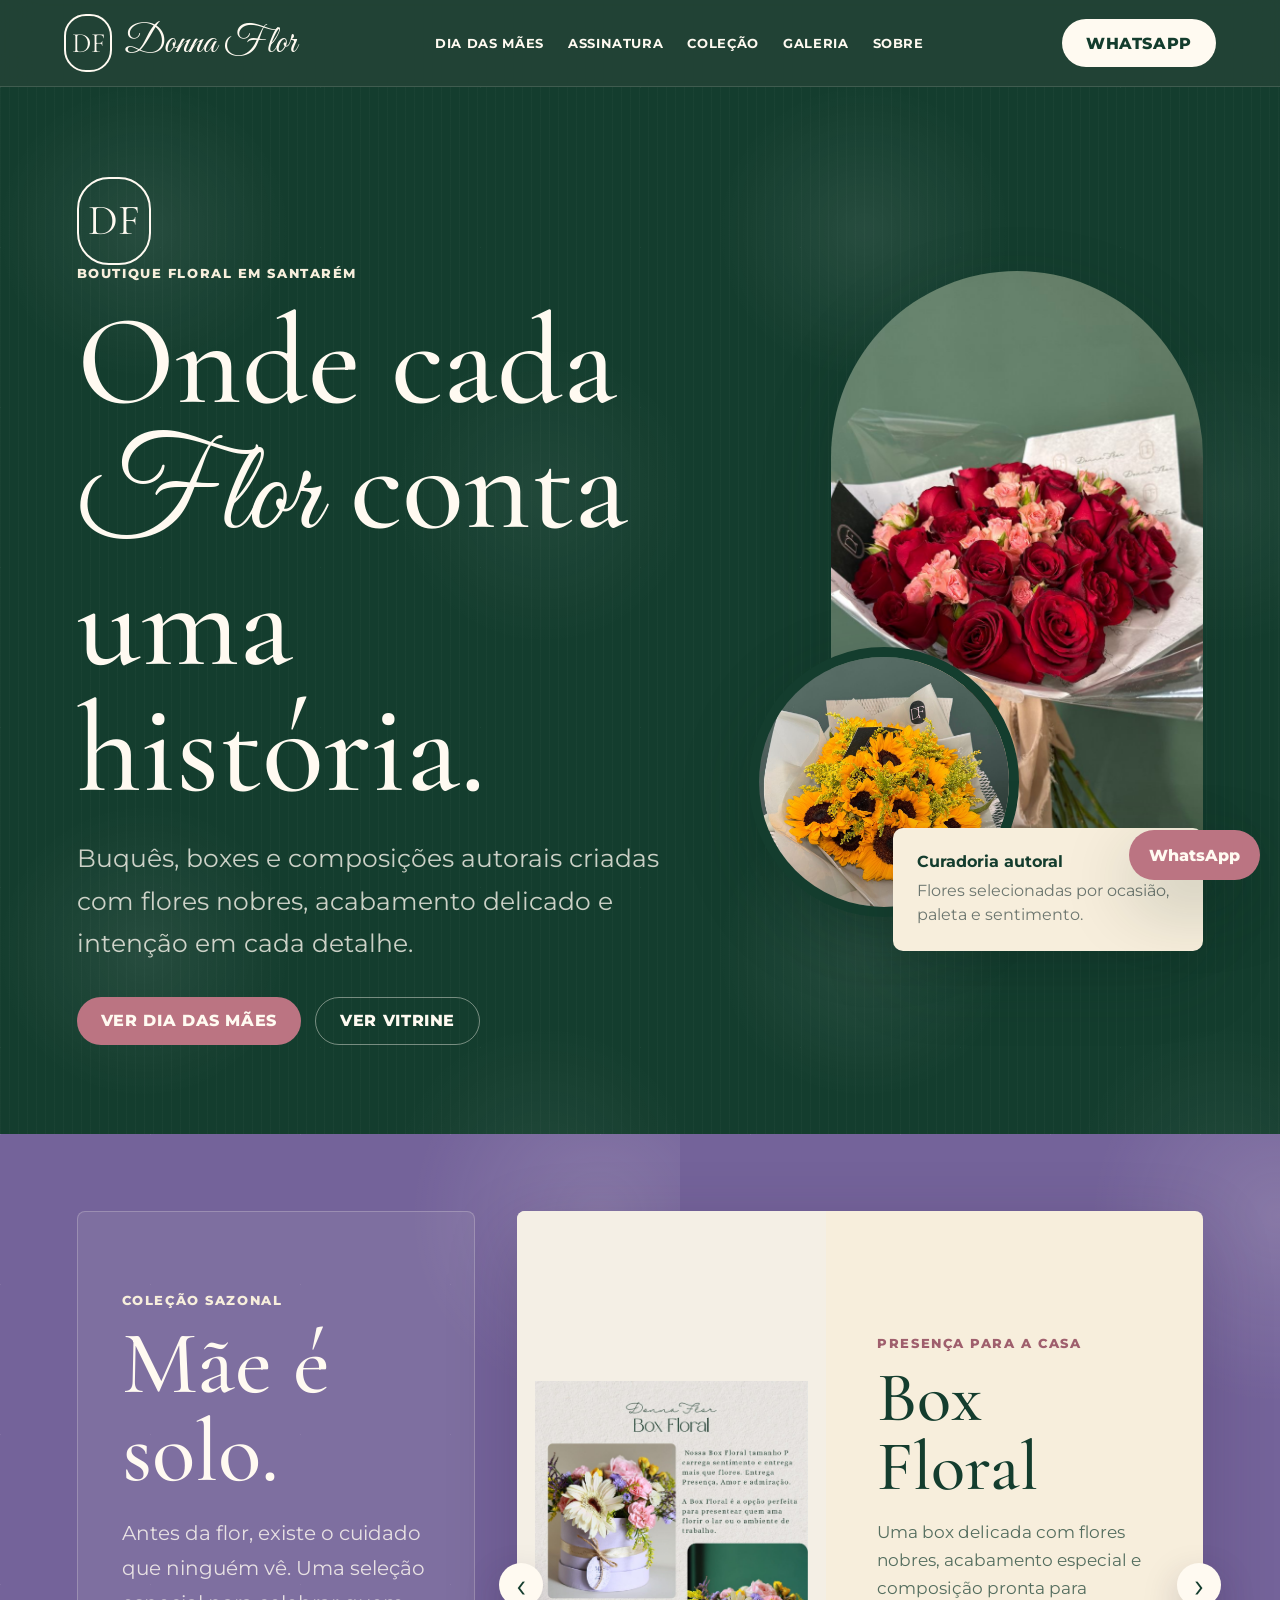
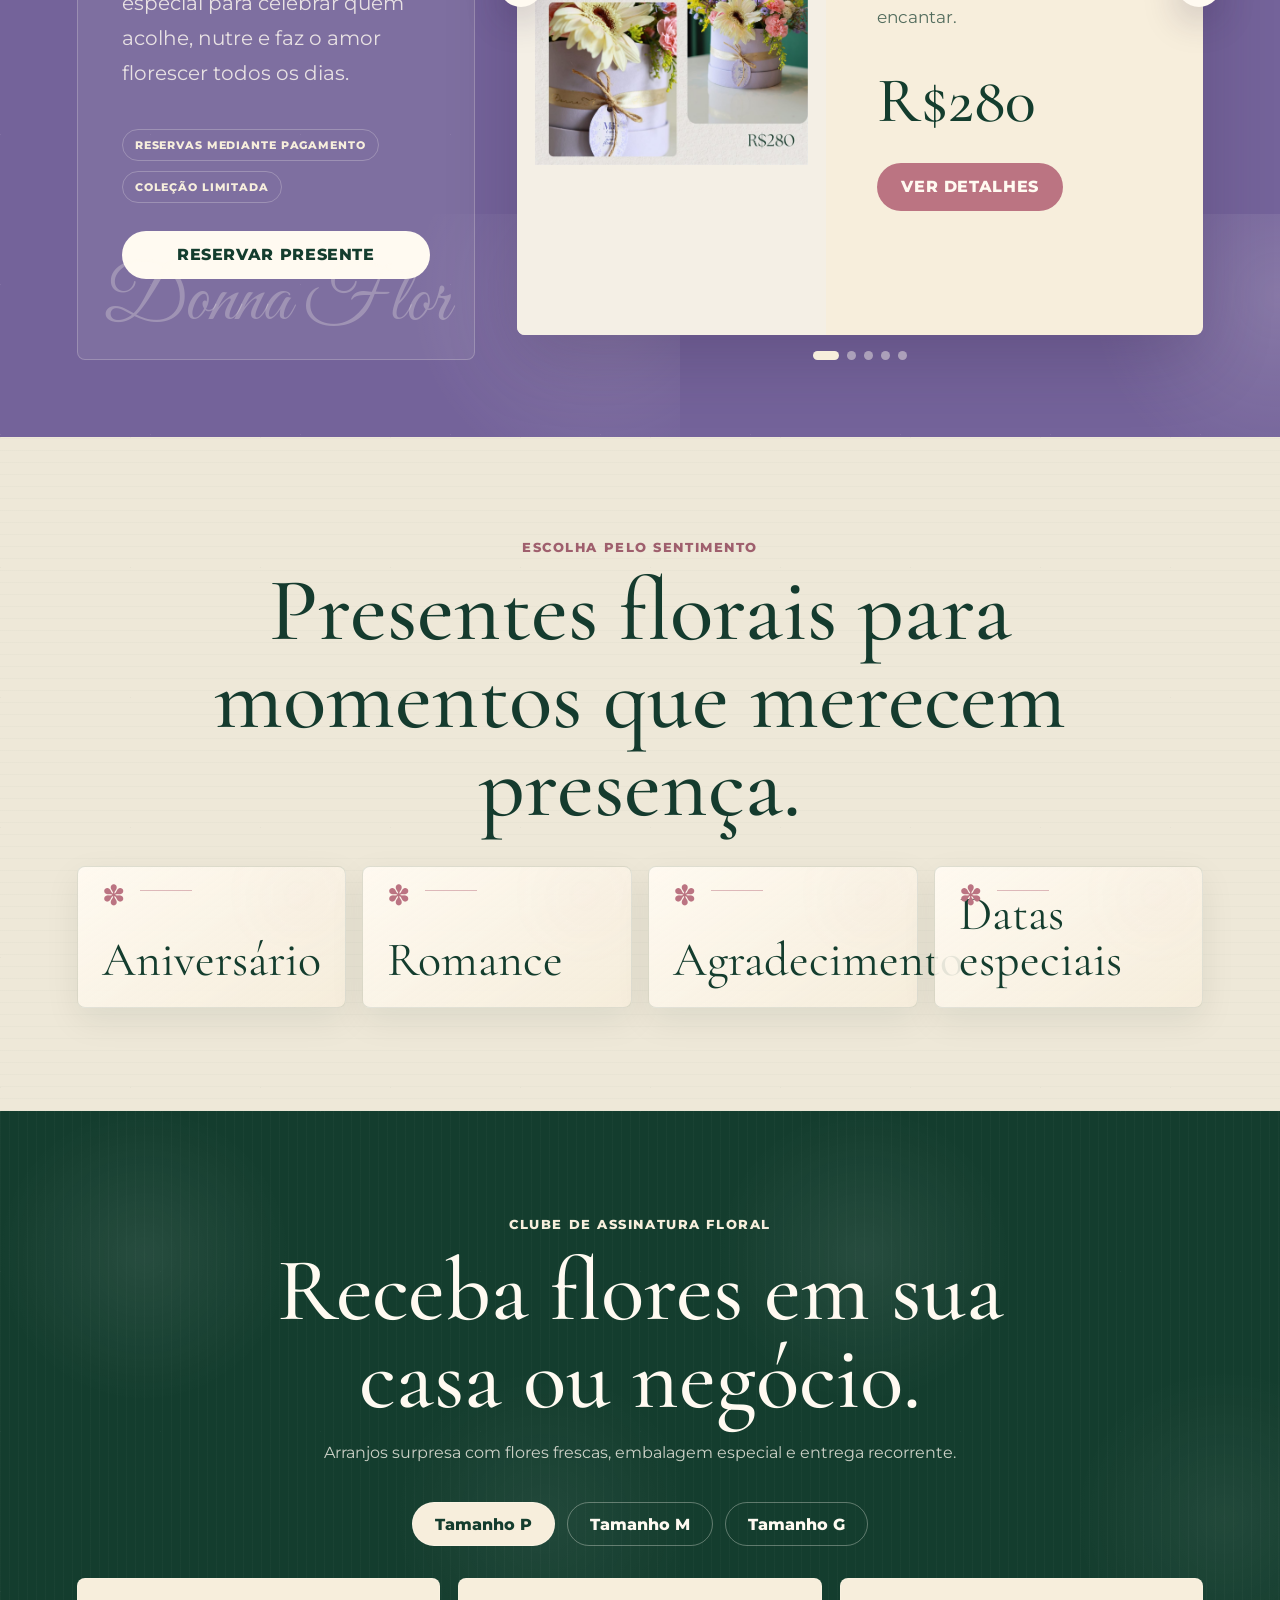
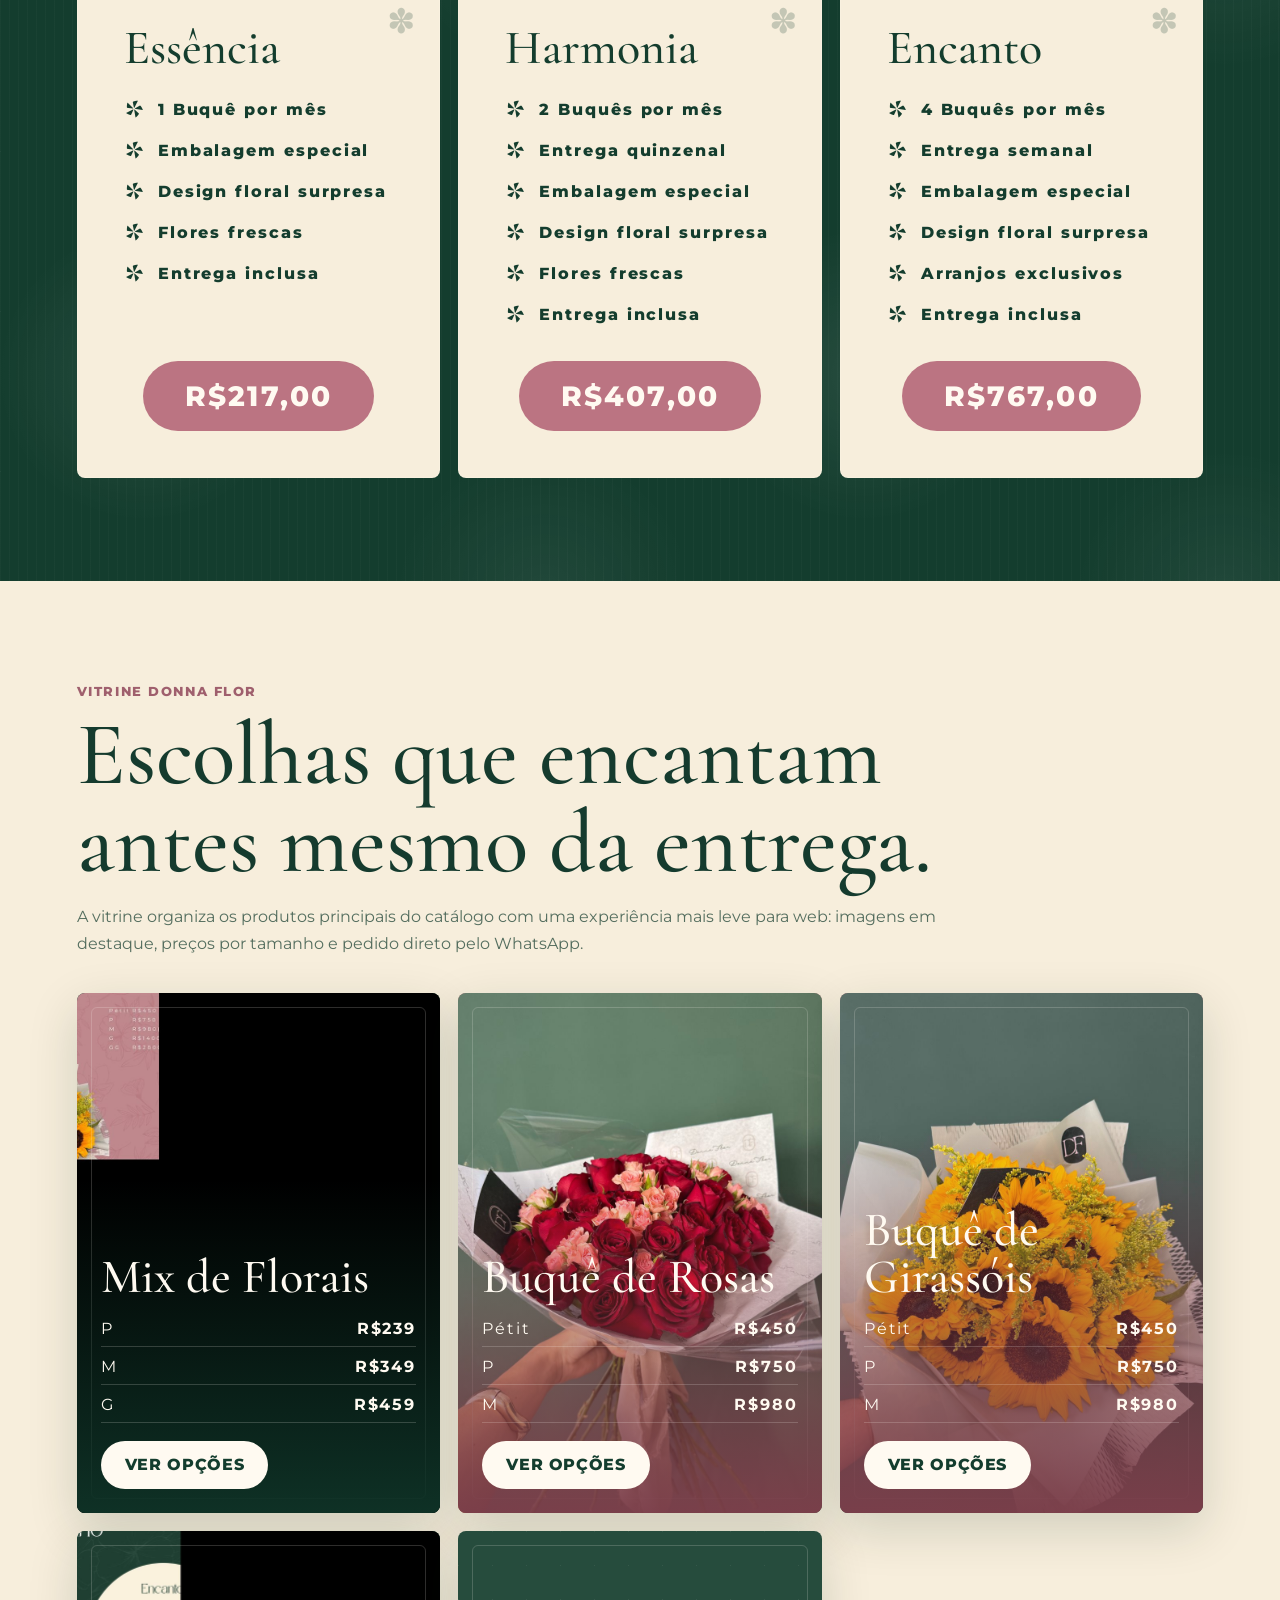
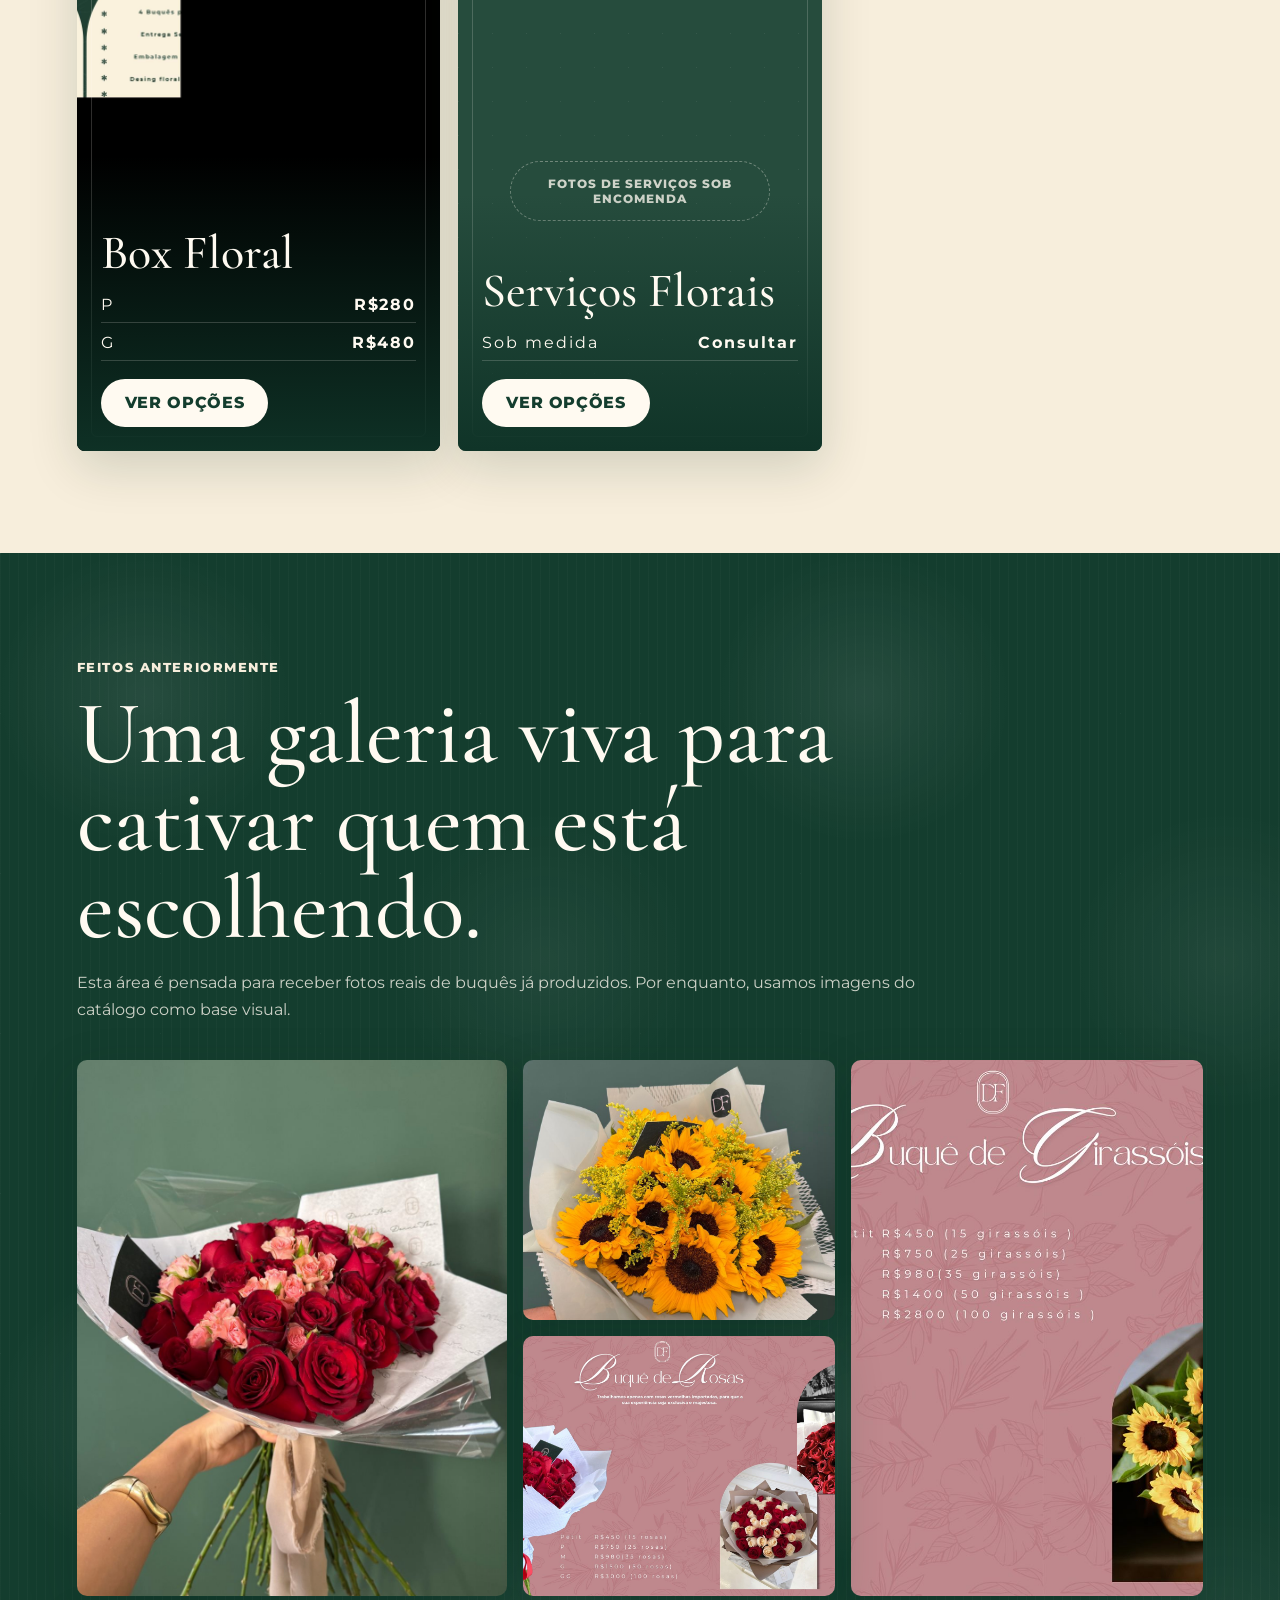
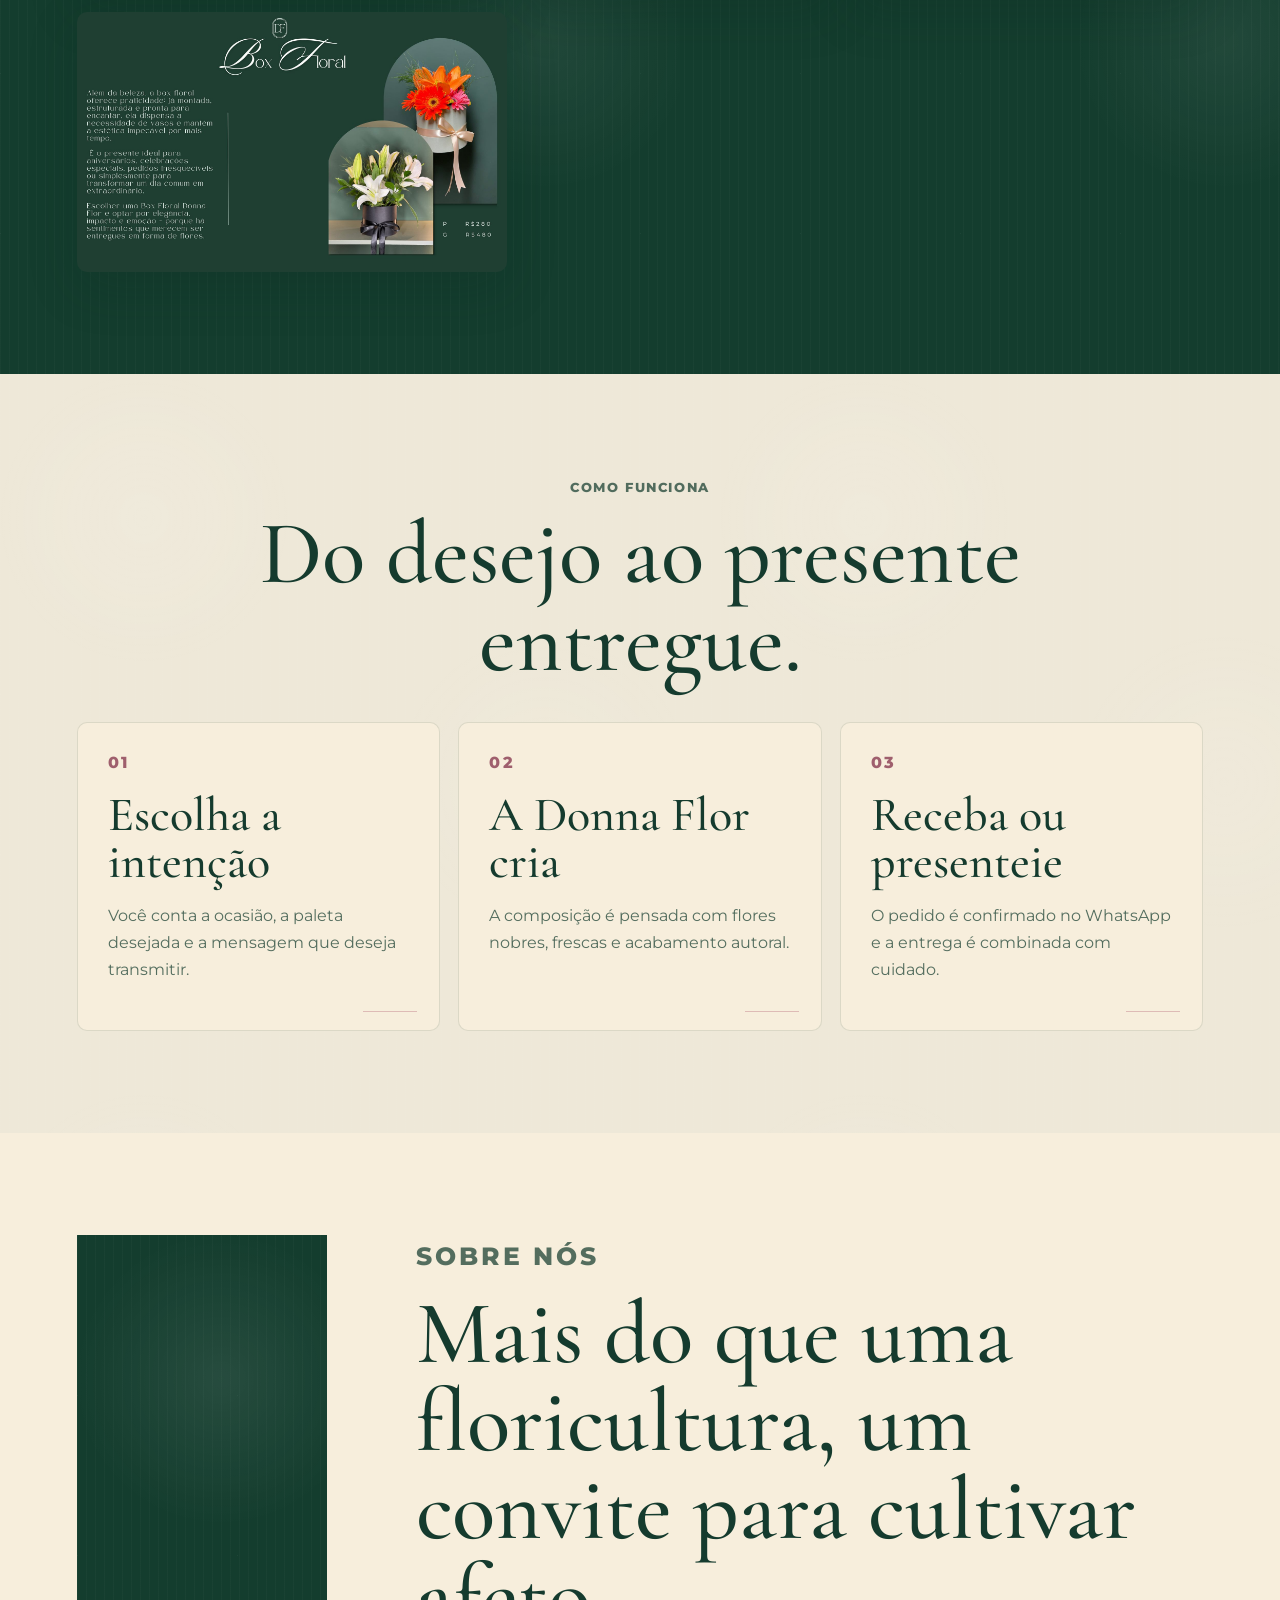
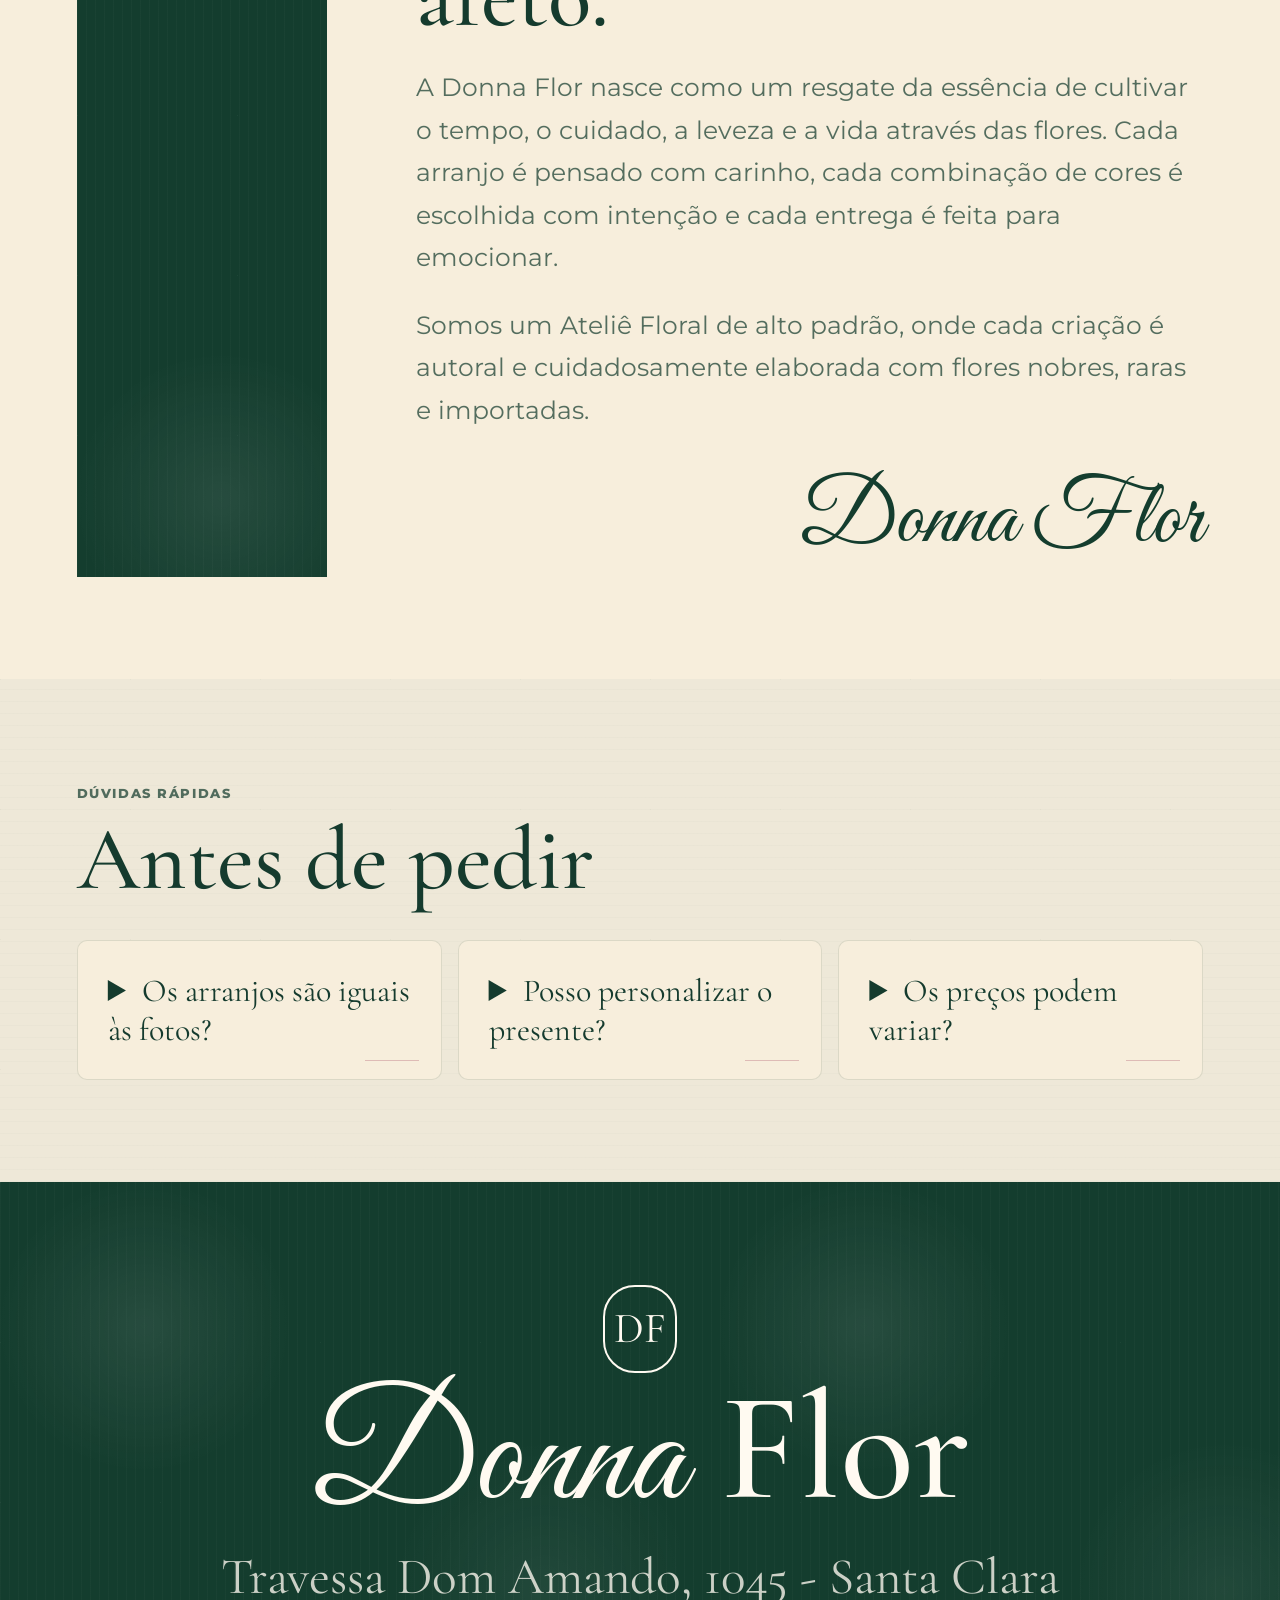
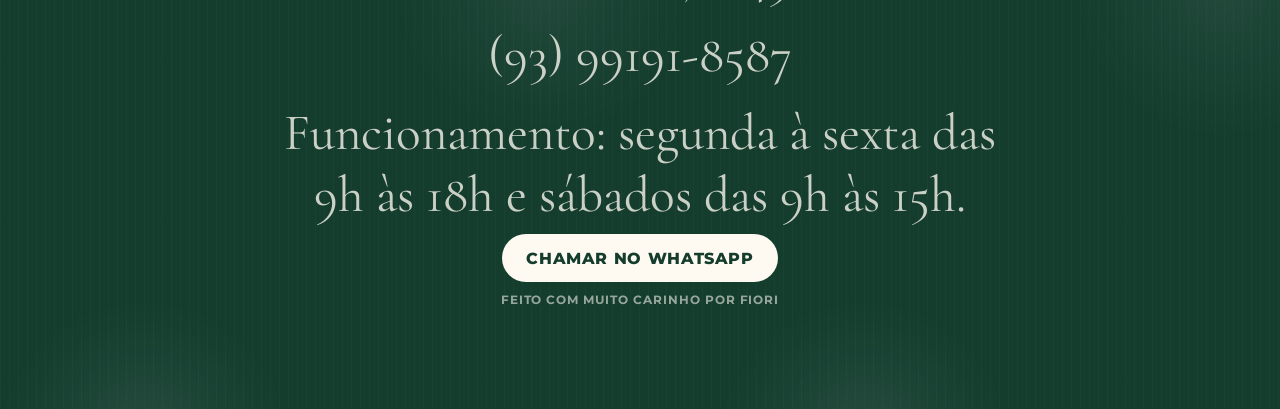
<file: index.html>
<!doctype html>
<html lang="pt-BR">
  <head>
    <meta charset="UTF-8" />
    <meta name="viewport" content="width=device-width, initial-scale=1.0" />
    <title>Donna Flor | Boutique Floral em Santarém</title>
    <meta
      name="description"
      content="Vitrine Donna Flor: buquês, boxes, assinatura floral e arranjos autorais em Santarém."
    />
    <link rel="preconnect" href="https://fonts.googleapis.com" />
    <link rel="preconnect" href="https://fonts.gstatic.com" crossorigin />
    <link
      href="https://fonts.googleapis.com/css2?family=Cormorant+Garamond:wght@400;500;600;700&family=Great+Vibes&family=Montserrat:wght@500;600;700;800&display=swap"
      rel="stylesheet"
    />
    <link rel="stylesheet" href="styles.css" />
  </head>
  <body>
    <header class="topbar">
      <a class="brand" href="#inicio" aria-label="Donna Flor">
        <span class="monogram">DF</span>
        <span class="brand-script">Donna Flor</span>
      </a>
      <nav class="nav" aria-label="Navegação principal">
        <a href="#dia-das-maes">Dia das Mães</a>
        <a href="#assinatura">Assinatura</a>
        <a href="#colecao">Coleção</a>
        <a href="#galeria">Galeria</a>
        <a href="#sobre">Sobre</a>
      </nav>
      <a class="pill light" href="https://wa.me/93991918587" target="_blank" rel="noopener noreferrer">WhatsApp</a>
    </header>

    <main>
      <section class="hero floral-dark" id="inicio">
        <div class="hero-copy">
          <span class="monogram large">DF</span>
          <p class="label">Boutique floral em Santarém</p>
          <h1>Onde cada <span>Flor</span> conta uma história.</h1>
          <p>
            Buquês, boxes e composições autorais criadas com flores nobres, acabamento
            delicado e intenção em cada detalhe.
          </p>
          <div class="hero-actions">
            <a class="pill rose" href="#dia-das-maes">Ver Dia das Mães</a>
            <a class="pill outline" href="#colecao">Ver vitrine</a>
          </div>
        </div>

        <div class="hero-collage" aria-label="Arranjos Donna Flor">
          <img class="arch-img hero-main" src="assets/bouquet-rosas.jpg" alt="Buquê de rosas Donna Flor" fetchpriority="high" />
          <img class="round-img hero-small" src="assets/bouquet-girassois.jpg" alt="Buquê de girassóis Donna Flor" decoding="async" />
          <div class="hero-note">
            <strong>Curadoria autoral</strong>
            <span>Flores selecionadas por ocasião, paleta e sentimento.</span>
          </div>
        </div>
      </section>

      <section class="seasonal-highlight" id="dia-das-maes">
        <div class="seasonal-copy">
          <p class="label">Coleção sazonal</p>
          <h2>Mãe é solo.</h2>
          <p>
            Antes da flor, existe o cuidado que ninguém vê. Uma seleção especial para
            celebrar quem acolhe, nutre e faz o amor florescer todos os dias.
          </p>
          <div class="seasonal-meta">
            <span>Reservas mediante pagamento</span>
            <span>Coleção limitada</span>
          </div>
          <a class="pill light" href="https://wa.me/93991918587?text=Ol%C3%A1%2C%20quero%20reservar%20um%20presente%20da%20cole%C3%A7%C3%A3o%20Dia%20das%20M%C3%A3es" target="_blank" rel="noopener noreferrer">Reservar presente</a>
        </div>

        <div class="seasonal-mobile-grid" id="seasonalMobileGrid" aria-label="Produtos Dia das Mães"></div>

        <div class="seasonal-panel" aria-label="Vitrine Dia das Mães">
          <button class="seasonal-arrow seasonal-prev" type="button" aria-label="Produto anterior">‹</button>
          <div class="seasonal-viewport">
            <div class="seasonal-track" id="seasonalTrack"></div>
          </div>
          <button class="seasonal-arrow seasonal-next" type="button" aria-label="Próximo produto">›</button>
          <div class="seasonal-dots" id="seasonalDots" aria-label="Selecionar produto"></div>
        </div>
      </section>

      <section class="moments floral-cream">
        <div class="section-heading center">
          <p class="label">Escolha pelo sentimento</p>
          <h2>Presentes florais para momentos que merecem presença.</h2>
        </div>
        <div class="moment-grid">
          <button type="button" data-theme-trigger="aniversario">Aniversário</button>
          <div class="theme-mobile-panel" data-theme-panel="aniversario"></div>
          <button type="button" data-theme-trigger="romance">Romance</button>
          <div class="theme-mobile-panel" data-theme-panel="romance"></div>
          <button type="button" data-theme-trigger="agradecimento">Agradecimento</button>
          <div class="theme-mobile-panel" data-theme-panel="agradecimento"></div>
          <button type="button" data-theme-trigger="datas">Datas especiais</button>
          <div class="theme-mobile-panel" data-theme-panel="datas"></div>
        </div>
        <div class="theme-accordion" id="themeAccordion" aria-live="polite"></div>
      </section>

      <section class="signature floral-dark" id="assinatura">
        <div class="section-heading center">
          <p class="label">Clube de Assinatura Floral</p>
          <h2>Receba flores em sua casa ou negócio.</h2>
          <p>
            Arranjos surpresa com flores frescas, embalagem especial e entrega recorrente.
          </p>
        </div>
        <div class="size-switch" role="tablist" aria-label="Tamanho da assinatura">
          <button class="active" data-size="P" type="button">Tamanho P</button>
          <button data-size="M" type="button">Tamanho M</button>
          <button data-size="G" type="button">Tamanho G</button>
        </div>
        <div class="plan-grid" id="planGrid" aria-live="polite"></div>
      </section>

      <section class="collection" id="colecao">
        <div class="section-heading">
          <p class="label">Vitrine Donna Flor</p>
          <h2>Escolhas que encantam antes mesmo da entrega.</h2>
          <p>
            A vitrine organiza os produtos principais do catálogo com uma experiência mais
            leve para web: imagens em destaque, preços por tamanho e pedido direto pelo
            WhatsApp.
          </p>
        </div>
        <div class="product-grid" id="productGrid"></div>
      </section>

      <section class="gallery floral-dark" id="galeria">
        <div class="section-heading">
          <p class="label">Feitos anteriormente</p>
          <h2>Uma galeria viva para cativar quem está escolhendo.</h2>
          <p>
            Esta área é pensada para receber fotos reais de buquês já produzidos. Por enquanto,
            usamos imagens do catálogo como base visual.
          </p>
        </div>
        <div class="gallery-grid">
          <img src="assets/bouquet-rosas.jpg" alt="Buquê de rosas vermelhas e rosadas" loading="lazy" decoding="async" />
          <img src="assets/bouquet-girassois.jpg" alt="Buquê de girassóis" loading="lazy" decoding="async" />
          <img src="assets/catalogo/page-0011.jpg" alt="Mix de florais Donna Flor" loading="lazy" decoding="async" />
          <img src="assets/catalogo/page-0010.jpg" alt="Buquê de girassóis do catálogo" loading="lazy" decoding="async" />
          <img src="assets/catalogo/page-0012.jpg" alt="Buquê de rosas do catálogo" loading="lazy" decoding="async" />
        </div>
      </section>

      <section class="process floral-cream" id="como-funciona">
        <div class="section-heading center">
          <p class="label">Como funciona</p>
          <h2>Do desejo ao presente entregue.</h2>
        </div>
        <div class="process-grid">
          <article>
            <span>01</span>
            <h3>Escolha a intenção</h3>
            <p>Você conta a ocasião, a paleta desejada e a mensagem que deseja transmitir.</p>
          </article>
          <article>
            <span>02</span>
            <h3>A Donna Flor cria</h3>
            <p>A composição é pensada com flores nobres, frescas e acabamento autoral.</p>
          </article>
          <article>
            <span>03</span>
            <h3>Receba ou presenteie</h3>
            <p>O pedido é confirmado no WhatsApp e a entrega é combinada com cuidado.</p>
          </article>
        </div>
      </section>

      <section class="about" id="sobre">
        <aside class="about-strip"></aside>
        <div class="about-copy">
          <p class="label">Sobre nós</p>
          <h2>Mais do que uma floricultura, um convite para cultivar afeto.</h2>
          <p>
            A Donna Flor nasce como um resgate da essência de cultivar o tempo, o cuidado,
            a leveza e a vida através das flores. Cada arranjo é pensado com carinho, cada
            combinação de cores é escolhida com intenção e cada entrega é feita para emocionar.
          </p>
          <p>
            Somos um Ateliê Floral de alto padrão, onde cada criação é autoral e
            cuidadosamente elaborada com flores nobres, raras e importadas.
          </p>
          <span class="script-signature">Donna Flor</span>
        </div>
      </section>

      <section class="faq floral-cream">
        <div class="section-heading">
          <p class="label">Dúvidas rápidas</p>
          <h2>Antes de pedir</h2>
        </div>
        <div class="faq-grid">
          <details>
            <summary>Os arranjos são iguais às fotos?</summary>
            <p>As fotos servem como referência estética. As flores podem variar conforme disponibilidade, mantendo a proposta, paleta e padrão Donna Flor.</p>
          </details>
          <details>
            <summary>Posso personalizar o presente?</summary>
            <p>Sim. O atendimento pelo WhatsApp ajuda a definir ocasião, mensagem, cores, tamanho e estilo do arranjo.</p>
          </details>
          <details>
            <summary>Os preços podem variar?</summary>
            <p>Sim. Flores são sazonais, por isso o pedido final é confirmado no atendimento antes da produção.</p>
          </details>
        </div>
      </section>

      <section class="contact floral-dark" id="contato">
        <span class="monogram large">DF</span>
        <h2><span>Donna</span> Flor</h2>
        <p>Travessa Dom Amando, 1045 - Santa Clara</p>
        <p>(93) 99191-8587</p>
        <p class="contact-hours">Funcionamento: segunda à sexta das 9h às 18h e sábados das 9h às 15h.</p>
        <a class="pill light" href="https://wa.me/93991918587" target="_blank" rel="noopener noreferrer">Chamar no WhatsApp</a>
        <small class="site-credit">Feito com muito carinho por Fiori</small>
      </section>
    </main>

    <a class="floating-whatsapp" href="https://wa.me/93991918587" target="_blank" rel="noopener noreferrer" aria-label="Chamar Donna Flor no WhatsApp">
      WhatsApp
    </a>

    <dialog class="product-modal" id="productModal">
      <button class="modal-close" type="button" aria-label="Fechar">×</button>
      <div id="modalContent"></div>
    </dialog>

    <script src="script.js"></script>
  </body>
</html>
</file>
<file: styles.css>
:root {
  --green: #143d2e;
  --green-deep: #0f3327;
  --cream: #f7eedc;
  --cream-soft: #eee8d8;
  --rose: #bb7482;
  --rose-dark: #9f5f6d;
  --lilac: #74639a;
  --white: #fffaf1;
  --ink: #153b2e;
  --muted: #6c766f;
  --shadow: 0 24px 70px rgba(12, 42, 31, 0.22);
}

* {
  box-sizing: border-box;
}

html {
  scroll-behavior: smooth;
  scroll-padding-top: 96px;
}

body {
  margin: 0;
  color: var(--ink);
  background: var(--cream);
  font-family: "Montserrat", Arial, sans-serif;
}

body.modal-open {
  overflow: hidden;
}

img {
  display: block;
  max-width: 100%;
}

a {
  color: inherit;
  text-decoration: none;
}

button {
  font: inherit;
}

.floral-dark,
.floral-cream,
.about-strip {
  background-image:
    radial-gradient(circle at 20% 20%, rgba(255, 255, 255, 0.08), transparent 18%),
    radial-gradient(circle at 80% 60%, rgba(255, 255, 255, 0.06), transparent 22%),
    linear-gradient(135deg, rgba(255, 255, 255, 0.04) 1px, transparent 1px),
    repeating-linear-gradient(90deg, rgba(255, 250, 241, 0.025) 0 1px, transparent 1px 9px);
  background-size: 720px 720px, 680px 680px, 160px 160px, auto;
}

.floral-dark {
  background-color: var(--green);
  color: var(--white);
}

.floral-cream {
  background-color: var(--cream-soft);
}

.moments,
.collection,
.about,
.faq {
  background-image:
    linear-gradient(135deg, rgba(20, 61, 46, 0.035) 1px, transparent 1px),
    repeating-linear-gradient(0deg, rgba(20, 61, 46, 0.018) 0 1px, transparent 1px 12px);
  background-size: 130px 130px, auto;
}

.topbar {
  position: sticky;
  top: 0;
  z-index: 50;
  display: flex;
  align-items: center;
  justify-content: space-between;
  gap: 22px;
  padding: 14px clamp(18px, 5vw, 64px);
  color: var(--white);
  background: rgba(15, 51, 39, 0.92);
  border-bottom: 1px solid rgba(255, 250, 241, 0.14);
  backdrop-filter: blur(16px);
}

.brand {
  display: flex;
  align-items: center;
  gap: 12px;
  min-width: 214px;
}

.monogram {
  display: inline-grid;
  width: 48px;
  height: 58px;
  place-items: center;
  color: currentColor;
  border: 2px solid currentColor;
  border-radius: 22px;
  font-family: "Cormorant Garamond", Georgia, serif;
  font-size: 28px;
  line-height: 1;
}

.monogram.large {
  width: 74px;
  height: 88px;
  border-radius: 32px;
  font-size: 43px;
}

.brand-script,
.script-signature,
h1 span,
.contact h2 span {
  font-family: "Great Vibes", cursive;
  font-weight: 400;
}

.brand-script {
  font-size: 38px;
}

.nav {
  display: flex;
  gap: 24px;
  font-size: 13px;
  font-weight: 700;
  letter-spacing: 0.05em;
  text-transform: uppercase;
}

.pill {
  display: inline-flex;
  min-height: 48px;
  align-items: center;
  justify-content: center;
  padding: 0 24px;
  border: 0;
  border-radius: 999px;
  cursor: pointer;
  font-weight: 800;
  letter-spacing: 0.04em;
  text-transform: uppercase;
  transition: transform 180ms ease, background 180ms ease;
}

.pill:hover,
.product-card:hover {
  transform: translateY(-2px);
}

.pill.light {
  color: var(--green);
  background: var(--white);
}

.pill.rose {
  color: var(--white);
  background: var(--rose);
}

.pill.outline {
  color: var(--white);
  border: 1px solid rgba(255, 250, 241, 0.42);
}

.hero {
  display: grid;
  grid-template-columns: minmax(0, 0.95fr) minmax(340px, 0.74fr);
  align-items: center;
  gap: clamp(36px, 7vw, 96px);
  min-height: calc(100vh - 87px);
  padding: clamp(52px, 7vw, 104px) clamp(18px, 6vw, 90px);
}

.hero-copy {
  max-width: 900px;
}

h1,
h2,
h3 {
  margin: 0;
  font-family: "Cormorant Garamond", Georgia, serif;
  font-weight: 500;
  line-height: 0.98;
}

h1 {
  margin-top: 18px;
  font-size: clamp(60px, 10vw, 148px);
}

h2 {
  font-size: clamp(44px, 7vw, 92px);
}

h3 {
  font-size: clamp(34px, 4vw, 48px);
}

.label {
  margin: 0 0 12px;
  color: var(--rose-dark);
  font-size: 13px;
  font-weight: 800;
  letter-spacing: 0.12em;
  text-transform: uppercase;
}

.floral-dark .label {
  color: var(--cream);
}

.hero p:not(.label),
.section-heading p:not(.label),
.signature p,
.gallery p,
.about-copy p,
.faq p,
.process p {
  color: rgba(21, 59, 46, 0.72);
  line-height: 1.7;
}

.floral-dark p:not(.label) {
  color: rgba(255, 250, 241, 0.78);
}

.hero p:not(.label) {
  max-width: 680px;
  font-size: clamp(18px, 2.2vw, 25px);
}

.hero-actions {
  display: flex;
  flex-wrap: wrap;
  gap: 14px;
  margin-top: 32px;
}

.hero-collage {
  position: relative;
  min-height: 680px;
}

.arch-img {
  overflow: hidden;
  border-radius: 999px 999px 8px 8px;
  box-shadow: var(--shadow);
}

.round-img {
  overflow: hidden;
  border-radius: 50%;
  box-shadow: var(--shadow);
}

.hero-main {
  width: 82%;
  height: 620px;
  margin-left: auto;
  object-fit: cover;
}

.hero-small {
  position: absolute;
  left: 0;
  bottom: 34px;
  width: 270px;
  height: 270px;
  border: 10px solid var(--green);
  object-fit: cover;
}

.hero-note {
  position: absolute;
  right: 0;
  bottom: 0;
  width: min(310px, 70%);
  padding: 24px;
  color: var(--green);
  background: var(--cream);
  border-radius: 10px;
  box-shadow: var(--shadow);
}

.hero-note strong,
.hero-note span {
  display: block;
}

.hero-note span {
  margin-top: 8px;
  color: var(--muted);
  line-height: 1.5;
}

.seasonal-highlight {
  display: grid;
  grid-template-columns: minmax(280px, 0.58fr) minmax(0, 1fr);
  align-items: stretch;
  gap: clamp(18px, 4vw, 42px);
  padding: clamp(42px, 6vw, 78px) clamp(18px, 6vw, 86px);
  color: var(--white);
  background:
    radial-gradient(circle at 88% 12%, rgba(255, 250, 241, 0.14), transparent 22%),
    linear-gradient(135deg, rgba(255, 255, 255, 0.08) 1px, transparent 1px),
    var(--lilac);
  background-size: 680px 680px, 150px 150px, auto;
}

.seasonal-copy {
  position: relative;
  display: flex;
  min-height: 430px;
  flex-direction: column;
  justify-content: center;
  padding: clamp(26px, 4vw, 44px);
  background: rgba(255, 250, 241, 0.08);
  border: 1px solid rgba(255, 250, 241, 0.22);
  border-radius: 8px;
}

.seasonal-copy::after {
  content: "Donna Flor";
  position: absolute;
  right: 24px;
  bottom: 18px;
  color: rgba(255, 250, 241, 0.26);
  font-family: "Great Vibes", cursive;
  font-size: clamp(42px, 6vw, 82px);
  line-height: 1;
  pointer-events: none;
}

.seasonal-copy .label {
  color: var(--cream);
}

.seasonal-copy h2 {
  font-size: clamp(52px, 7vw, 98px);
}

.seasonal-copy p:not(.label) {
  max-width: 520px;
  color: rgba(255, 250, 241, 0.82);
  font-size: clamp(17px, 1.6vw, 21px);
  line-height: 1.7;
}

.seasonal-meta {
  display: flex;
  flex-wrap: wrap;
  gap: 10px;
  margin: 18px 0 28px;
}

.seasonal-meta span {
  padding: 8px 12px;
  color: var(--cream);
  border: 1px solid rgba(255, 250, 241, 0.24);
  border-radius: 999px;
  font-size: 11px;
  font-weight: 800;
  letter-spacing: 0.08em;
  text-transform: uppercase;
}

.seasonal-panel {
  position: relative;
  display: grid;
  align-items: center;
  min-width: 0;
}

.seasonal-mobile-grid {
  display: none;
}

.seasonal-viewport {
  overflow: hidden;
  border-radius: 8px;
  box-shadow: 0 22px 70px rgba(44, 31, 68, 0.24);
}

.seasonal-track {
  display: flex;
  transition: transform 360ms ease;
}

.seasonal-slide {
  display: grid;
  flex: 0 0 100%;
  grid-template-columns: minmax(280px, 0.82fr) minmax(0, 1fr);
  min-height: 430px;
  color: var(--green);
  background: var(--cream);
}

.seasonal-slide img {
  width: 100%;
  height: 100%;
  min-height: 430px;
  padding: 18px;
  background: #f4efe5;
  object-fit: contain;
  object-position: center;
}

.seasonal-slide-copy {
  display: flex;
  flex-direction: column;
  justify-content: center;
  padding: clamp(28px, 4vw, 54px);
}

.seasonal-slide-copy h3 {
  color: var(--green);
  font-size: clamp(42px, 5.5vw, 72px);
}

.seasonal-slide-copy p:not(.label) {
  color: rgba(21, 59, 46, 0.72);
  font-size: 17px;
  line-height: 1.65;
}

.seasonal-slide-copy strong {
  margin: 14px 0 24px;
  font-family: "Cormorant Garamond", Georgia, serif;
  font-size: clamp(40px, 5vw, 70px);
  font-weight: 500;
}

.seasonal-slide-copy .pill {
  align-self: flex-start;
}

.seasonal-arrow {
  position: absolute;
  top: 50%;
  z-index: 2;
  display: grid;
  width: 44px;
  height: 44px;
  place-items: center;
  color: var(--green);
  background: var(--white);
  border: 0;
  border-radius: 50%;
  box-shadow: 0 14px 36px rgba(44, 31, 68, 0.22);
  cursor: pointer;
  font-size: 34px;
  line-height: 1;
  transform: translateY(-50%);
}

.seasonal-prev {
  left: -18px;
}

.seasonal-next {
  right: -18px;
}

.seasonal-dots {
  display: flex;
  justify-content: center;
  gap: 8px;
  margin-top: 16px;
}

.seasonal-dots button {
  width: 9px;
  height: 9px;
  padding: 0;
  background: rgba(255, 250, 241, 0.44);
  border: 0;
  border-radius: 50%;
  cursor: pointer;
}

.seasonal-dots button.active {
  width: 26px;
  background: var(--cream);
  border-radius: 999px;
}

.moments,
.collection,
.signature,
.gallery,
.process,
.about,
.faq,
.contact {
  padding: clamp(58px, 8vw, 116px) clamp(18px, 6vw, 86px);
}

.section-heading {
  max-width: 880px;
  margin-bottom: 36px;
}

.section-heading.center {
  margin-right: auto;
  margin-left: auto;
  text-align: center;
}

.moment-grid {
  display: grid;
  grid-template-columns: repeat(4, minmax(0, 1fr));
  gap: 16px;
}

.moment-grid button {
  position: relative;
  display: flex;
  min-height: 132px;
  align-items: flex-end;
  padding: 24px;
  color: var(--green);
  background:
    linear-gradient(145deg, rgba(255, 250, 241, 0.96), rgba(247, 238, 220, 0.78)),
    radial-gradient(circle at 82% 18%, rgba(187, 116, 130, 0.16), transparent 30%);
  border: 1px solid rgba(20, 61, 46, 0.12);
  border-radius: 8px;
  box-shadow: 0 12px 34px rgba(12, 42, 31, 0.08);
  font-family: "Cormorant Garamond", Georgia, serif;
  font-size: clamp(30px, 4vw, 48px);
  line-height: 0.96;
  text-align: left;
  cursor: pointer;
  transition: background 180ms ease, color 180ms ease, transform 180ms ease, box-shadow 180ms ease;
}

.moment-grid button::before {
  content: "✽";
  position: absolute;
  top: 15px;
  left: 24px;
  color: var(--rose);
  font-family: "Cormorant Garamond", Georgia, serif;
  font-size: 28px;
  line-height: 1;
}

.moment-grid button::after {
  content: "";
  position: absolute;
  top: 23px;
  left: 62px;
  width: 52px;
  height: 1px;
  background: rgba(187, 116, 130, 0.48);
}

.moment-grid button:hover,
.moment-grid button.active {
  background: var(--white);
  box-shadow: 0 18px 42px rgba(12, 42, 31, 0.12);
  transform: translateY(-2px);
}

.moment-grid button.active {
  color: var(--rose-dark);
}

.theme-accordion {
  display: grid;
  grid-template-rows: 0fr;
  margin-top: 0;
  overflow: hidden;
  opacity: 0;
  transition: grid-template-rows 260ms ease, margin-top 260ms ease, opacity 220ms ease;
}

.theme-accordion.open {
  grid-template-rows: 1fr;
  margin-top: 22px;
  opacity: 1;
}

.theme-accordion > * {
  overflow: hidden;
}

.theme-mobile-panel {
  display: none;
}

.theme-panel {
  display: grid;
  grid-template-columns: minmax(0, 0.72fr) minmax(360px, 1fr);
  min-height: 0;
  align-items: center;
  gap: clamp(28px, 5vw, 70px);
  padding: clamp(26px, 5vw, 54px);
  background:
    linear-gradient(145deg, rgba(255, 250, 241, 0.98), rgba(247, 238, 220, 0.86)),
    radial-gradient(circle at 82% 12%, rgba(187, 116, 130, 0.14), transparent 32%);
  border: 1px solid rgba(20, 61, 46, 0.13);
  border-radius: 8px;
  box-shadow: 0 18px 56px rgba(12, 42, 31, 0.1);
}

.theme-showcase {
  display: grid;
  grid-template-columns: minmax(0, 0.72fr) minmax(360px, 1fr);
  align-items: center;
  gap: clamp(30px, 6vw, 84px);
  padding: clamp(58px, 8vw, 116px) clamp(18px, 6vw, 86px);
  background: var(--cream);
}

.theme-showcase.reverse {
  grid-template-columns: minmax(360px, 1fr) minmax(0, 0.72fr);
}

.theme-showcase.reverse .theme-copy {
  order: 2;
}

.theme-showcase.reverse .theme-gallery {
  order: 1;
}

.theme-copy p:not(.label) {
  max-width: 620px;
  color: rgba(21, 59, 46, 0.72);
  font-size: 18px;
  line-height: 1.7;
}

.floral-dark .theme-copy p:not(.label) {
  color: rgba(255, 250, 241, 0.9);
}

.theme-showcase.floral-dark .theme-copy h2 {
  color: var(--white);
}

.theme-showcase.floral-dark .theme-copy .label {
  color: #f0d7c2;
}

#romance .theme-copy,
#romance .theme-copy h2 {
  color: var(--green);
}

#romance .theme-copy .label {
  color: var(--rose-dark);
}

#romance .theme-copy p:not(.label) {
  color: rgba(21, 59, 46, 0.72);
}

.theme-gallery {
  display: grid;
  grid-template-columns: 1fr 0.8fr;
  grid-template-rows: repeat(2, minmax(190px, 1fr));
  gap: 16px;
}

.theme-photo {
  position: relative;
  overflow: hidden;
  min-height: 220px;
  border-radius: 999px 999px 8px 8px;
  background: rgba(20, 61, 46, 0.1);
  border: 1px solid rgba(20, 61, 46, 0.16);
}

.floral-dark .theme-photo {
  border-color: rgba(255, 250, 241, 0.24);
  background: rgba(255, 250, 241, 0.08);
}

.theme-photo:first-child {
  grid-row: span 2;
}

.theme-photo img {
  width: 100%;
  height: 100%;
  min-height: 420px;
  object-fit: cover;
}

.theme-photo span {
  position: absolute;
  left: 18px;
  bottom: 18px;
  display: inline-flex;
  padding: 10px 14px;
  color: var(--green);
  background: var(--cream);
  border-radius: 999px;
  font-size: 12px;
  font-weight: 800;
  letter-spacing: 0.08em;
  text-transform: uppercase;
}

.theme-photo.placeholder {
  display: grid;
  place-items: center;
  background:
    linear-gradient(135deg, rgba(255, 250, 241, 0.28) 1px, transparent 1px),
    rgba(20, 61, 46, 0.08);
  background-size: 34px 34px, auto;
}

.theme-photo.placeholder span {
  position: static;
  color: var(--muted);
  background: transparent;
  border: 1px dashed rgba(20, 61, 46, 0.3);
}

.floral-dark .theme-photo.placeholder span {
  color: rgba(255, 250, 241, 0.72);
  border-color: rgba(255, 250, 241, 0.32);
}

.collection {
  background: var(--cream);
}

.product-grid,
.plan-grid,
.process-grid {
  display: grid;
  grid-template-columns: repeat(3, minmax(0, 1fr));
  gap: 18px;
}

.product-card {
  position: relative;
  overflow: hidden;
  min-height: 520px;
  color: var(--white);
  background: var(--green);
  border: 0;
  border-radius: 8px;
  box-shadow: 0 16px 50px rgba(12, 42, 31, 0.16);
  cursor: pointer;
  transition: transform 180ms ease;
}

.product-card::before {
  content: "";
  position: absolute;
  inset: 14px;
  z-index: 1;
  border: 1px solid rgba(255, 250, 241, 0.18);
  border-radius: 6px;
  pointer-events: none;
}

.product-card.rose-card {
  background: var(--rose);
}

.product-card img {
  width: 100%;
  height: 100%;
  min-height: 520px;
  object-fit: cover;
}

.product-placeholder,
.modal-placeholder {
  display: grid;
  min-height: 520px;
  place-items: center;
  padding: 34px;
  color: rgba(255, 250, 241, 0.78);
  background:
    linear-gradient(135deg, rgba(255, 250, 241, 0.07) 1px, transparent 1px),
    rgba(255, 250, 241, 0.08);
  background-size: 34px 34px, auto;
}

.product-placeholder span,
.modal-placeholder span {
  max-width: 260px;
  padding: 14px 18px;
  border: 1px dashed rgba(255, 250, 241, 0.34);
  border-radius: 999px;
  text-align: center;
  font-size: 12px;
  font-weight: 800;
  letter-spacing: 0.08em;
  text-transform: uppercase;
}

.product-card-body {
  position: absolute;
  inset: auto 0 0;
  z-index: 2;
  padding: 74px 24px 24px;
  background: linear-gradient(180deg, transparent, rgba(15, 51, 39, 0.96));
}

.product-card.rose-card .product-card-body {
  background: linear-gradient(180deg, transparent, rgba(123, 62, 74, 0.96));
}

.product-card h3 {
  color: var(--white);
}

.product-card p {
  color: rgba(255, 250, 241, 0.78);
  line-height: 1.6;
}

.mini-prices {
  display: grid;
  gap: 10px;
  margin: 18px 0;
  padding: 0;
  list-style: none;
}

.mini-prices li {
  display: flex;
  justify-content: space-between;
  gap: 18px;
  padding-bottom: 8px;
  border-bottom: 1px solid rgba(255, 250, 241, 0.18);
  letter-spacing: 0.12em;
}

.product-card .pill {
  color: var(--green);
  background: var(--white);
}

.size-switch {
  display: flex;
  flex-wrap: wrap;
  justify-content: center;
  gap: 12px;
  margin-bottom: 32px;
}

.size-switch button {
  min-height: 44px;
  padding: 0 22px;
  color: var(--white);
  background: transparent;
  border: 1px solid rgba(255, 250, 241, 0.32);
  border-radius: 999px;
  cursor: pointer;
  font-weight: 800;
}

.size-switch button.active {
  color: var(--green);
  background: var(--cream);
}

.plan-card {
  position: relative;
  display: flex;
  flex-direction: column;
  min-height: 500px;
  padding: clamp(28px, 4vw, 46px);
  color: var(--green);
  background: var(--cream);
  border: 1px solid rgba(255, 250, 241, 0.2);
  border-radius: 8px;
}

.plan-card::before {
  content: "✽";
  position: absolute;
  top: 22px;
  right: 24px;
  color: rgba(20, 61, 46, 0.22);
  font-family: "Cormorant Garamond", Georgia, serif;
  font-size: 34px;
}

.plan-card h3 {
  margin-bottom: 28px;
  text-align: left;
}

.plan-card ul {
  display: grid;
  gap: 22px;
  margin: 0;
  padding: 0;
  list-style: none;
}

.plan-card li {
  position: relative;
  padding-left: 34px;
  font-weight: 800;
  letter-spacing: 0.12em;
}

.plan-card li::before {
  content: "*";
  position: absolute;
  left: 0;
  top: -10px;
  font-family: "Cormorant Garamond", Georgia, serif;
  font-size: 44px;
}

.price-badge {
  align-self: center;
  margin-top: auto;
  padding: 18px 42px;
  color: var(--white);
  background: var(--rose);
  border-radius: 999px;
  font-size: 28px;
  font-weight: 800;
  letter-spacing: 0.08em;
}

.gallery-grid {
  display: grid;
  grid-template-columns: 1.1fr 0.8fr 0.9fr;
  grid-auto-rows: 260px;
  gap: 16px;
}

.gallery-grid img {
  width: 100%;
  height: 100%;
  border-radius: 10px;
  object-fit: cover;
  box-shadow: 0 16px 50px rgba(12, 42, 31, 0.2);
}

.gallery-grid img:first-child,
.gallery-grid img:nth-child(3) {
  grid-row: span 2;
}

.process-grid article,
.faq details {
  position: relative;
  padding: 30px;
  background: var(--cream);
  border: 1px solid rgba(20, 61, 46, 0.12);
  border-radius: 10px;
}

.process-grid article::after,
.faq details::after {
  content: "";
  position: absolute;
  right: 22px;
  bottom: 18px;
  width: 54px;
  height: 1px;
  background: rgba(187, 116, 130, 0.42);
}

.process-grid span {
  display: inline-block;
  margin-bottom: 20px;
  color: var(--rose-dark);
  font-weight: 800;
  letter-spacing: 0.14em;
}

.about {
  display: grid;
  grid-template-columns: 250px minmax(0, 1fr);
  gap: clamp(36px, 7vw, 92px);
  background: var(--cream);
}

.about-strip {
  min-height: 620px;
  background-color: var(--green);
}

.about-copy {
  max-width: 1180px;
  align-self: center;
}

.about-copy p {
  font-size: clamp(18px, 2vw, 25px);
}

.script-signature {
  display: block;
  margin-top: 34px;
  text-align: right;
  color: var(--green);
  font-size: clamp(52px, 7vw, 96px);
}

.faq-grid {
  display: grid;
  grid-template-columns: repeat(3, minmax(0, 1fr));
  gap: 16px;
}

.faq summary {
  cursor: pointer;
  font-family: "Cormorant Garamond", Georgia, serif;
  font-size: 32px;
}

.contact {
  min-height: 620px;
  display: grid;
  place-items: center;
  text-align: center;
}

.contact h2 {
  font-size: clamp(70px, 12vw, 160px);
}

.contact p {
  margin: 8px 0;
  font-family: "Cormorant Garamond", Georgia, serif;
  font-size: clamp(28px, 4vw, 52px);
}

.contact-hours {
  max-width: 720px;
  color: rgba(255, 250, 241, 0.72);
}

.site-credit {
  margin-top: 10px;
  color: rgba(255, 250, 241, 0.56);
  font-size: 12px;
  font-weight: 700;
  letter-spacing: 0.08em;
  text-transform: uppercase;
}

.floating-whatsapp {
  position: fixed;
  right: 20px;
  bottom: 20px;
  z-index: 60;
  display: inline-flex;
  min-height: 50px;
  align-items: center;
  padding: 0 20px;
  color: var(--white);
  background: var(--rose);
  border-radius: 999px;
  box-shadow: var(--shadow);
  font-weight: 800;
}

.product-modal {
  width: min(940px, calc(100vw - 30px));
  max-height: calc(100vh - 30px);
  padding: 0;
  color: var(--green);
  background: var(--cream);
  border: 0;
  border-radius: 12px;
  box-shadow: var(--shadow);
}

.product-modal::backdrop {
  background: rgba(15, 51, 39, 0.72);
}

.modal-close {
  position: absolute;
  top: 14px;
  right: 14px;
  z-index: 2;
  width: 44px;
  height: 44px;
  color: var(--green);
  background: var(--white);
  border: 0;
  border-radius: 50%;
  cursor: pointer;
  font-size: 30px;
}

.modal-layout {
  display: grid;
  grid-template-columns: 0.9fr 1fr;
}

.modal-layout img {
  width: 100%;
  height: 100%;
  min-height: 520px;
  object-fit: cover;
}

.seasonal-modal img {
  padding: 18px;
  background: #f4efe5;
  object-fit: contain;
}

.modal-placeholder {
  min-height: 520px;
  color: var(--green);
  background:
    linear-gradient(135deg, rgba(20, 61, 46, 0.06) 1px, transparent 1px),
    rgba(20, 61, 46, 0.06);
  background-size: 34px 34px, auto;
}

.modal-placeholder span {
  border-color: rgba(20, 61, 46, 0.28);
}

.modal-copy {
  padding: 48px;
}

.modal-copy h3 {
  color: var(--green);
  font-size: 68px;
}

.modal-copy table {
  width: 100%;
  margin: 26px 0;
  border-collapse: collapse;
}

.modal-copy td {
  padding: 13px 0;
  border-bottom: 1px solid rgba(20, 61, 46, 0.16);
  font-weight: 800;
  letter-spacing: 0.08em;
}

@media (max-width: 1080px) {
  html {
    scroll-padding-top: 142px;
  }

  .topbar {
    flex-wrap: wrap;
    gap: 12px;
  }

  .brand {
    min-width: auto;
  }

  .nav {
    order: 3;
    width: 100%;
    gap: 10px;
    overflow-x: auto;
    padding-bottom: 2px;
    scrollbar-width: none;
  }

  .nav::-webkit-scrollbar {
    display: none;
  }

  .nav a {
    flex: 0 0 auto;
    padding: 9px 12px;
    border: 1px solid rgba(255, 250, 241, 0.16);
    border-radius: 999px;
    background: rgba(255, 250, 241, 0.07);
    white-space: nowrap;
  }

  .hero,
  .modal-layout,
  .about,
  .seasonal-highlight,
  .seasonal-slide {
    grid-template-columns: 1fr;
  }

  .hero-collage {
    min-height: 560px;
  }

  .product-grid,
  .plan-grid,
  .process-grid,
  .faq-grid,
  .moment-grid,
  .theme-panel,
  .theme-showcase,
  .theme-showcase.reverse {
    grid-template-columns: 1fr;
  }

  .theme-showcase.reverse .theme-copy,
  .theme-showcase.reverse .theme-gallery {
    order: initial;
  }

  .gallery-grid {
    grid-template-columns: 1fr 1fr;
  }

  .about-strip {
    min-height: 120px;
  }
}

@media (max-width: 640px) {
  html {
    scroll-padding-top: 132px;
  }

  .topbar {
    align-items: center;
    gap: 12px;
    padding: 12px 14px;
  }

  .brand {
    min-width: 0;
  }

  .brand-script {
    display: none;
  }

  .nav {
    gap: 8px;
    font-size: 11px;
  }

  .nav a {
    padding: 8px 10px;
  }

  .pill {
    min-height: 42px;
    padding: 0 14px;
    font-size: 12px;
  }

  h1 {
    font-size: 58px;
  }

  h2 {
    font-size: 44px;
  }

  h3 {
    font-size: 34px;
  }

  .hero,
  .seasonal-highlight,
  .moments,
  .collection,
  .signature,
  .gallery,
  .process,
  .about,
  .faq,
  .contact,
  .theme-panel,
  .theme-showcase {
    padding-right: 16px;
    padding-left: 16px;
  }

  .seasonal-highlight {
    grid-template-columns: 1fr;
    gap: 14px;
    padding-top: 30px;
    padding-bottom: 34px;
  }

  .seasonal-copy {
    min-height: auto;
    padding: 22px 18px;
    border-radius: 8px;
  }

  .seasonal-copy::after {
    right: 14px;
    bottom: 10px;
    font-size: 38px;
  }

  .seasonal-copy h2 {
    font-size: clamp(42px, 12vw, 58px);
  }

  .seasonal-copy p:not(.label) {
    font-size: 14px;
    line-height: 1.5;
  }

  .seasonal-meta {
    gap: 6px;
    margin: 12px 0 16px;
  }

  .seasonal-meta span {
    padding: 6px 8px;
    font-size: 9px;
    letter-spacing: 0.04em;
  }

  .seasonal-panel {
    display: grid;
  }

  .seasonal-mobile-grid {
    display: none;
  }

  .seasonal-viewport {
    border-radius: 8px;
  }

  .seasonal-slide {
    grid-template-columns: minmax(0, 0.48fr) minmax(0, 0.52fr);
    min-height: 260px;
  }

  .seasonal-slide img {
    min-height: 260px;
    padding: 7px;
  }

  .seasonal-slide-copy {
    padding: 16px 13px;
  }

  .seasonal-slide-copy .label {
    margin-bottom: 6px;
    font-size: 8px;
    letter-spacing: 0.06em;
  }

  .seasonal-slide-copy h3 {
    font-size: clamp(28px, 9vw, 38px);
    line-height: 0.95;
  }

  .seasonal-slide-copy p:not(.label) {
    margin-top: 8px;
    font-size: 11px;
    line-height: 1.35;
  }

  .seasonal-slide-copy strong {
    margin: 8px 0 12px;
    font-size: 28px;
    line-height: 1;
  }

  .seasonal-slide-copy .pill {
    min-height: 34px;
    padding: 0 12px;
    font-size: 9px;
    letter-spacing: 0.05em;
  }

  .seasonal-arrow {
    width: 34px;
    height: 34px;
    font-size: 26px;
  }

  .seasonal-prev {
    left: -10px;
  }

  .seasonal-next {
    right: -10px;
  }

  .seasonal-dots {
    margin-top: 10px;
  }

  .hero-collage {
    min-height: auto;
  }

  .hero-main {
    width: 100%;
    height: 420px;
  }

  .hero-small,
  .hero-note {
    display: none;
  }

  .product-grid {
    grid-template-columns: repeat(2, minmax(0, 1fr));
    gap: 10px;
  }

  .product-card {
    min-height: 330px;
  }

  .product-card::before {
    inset: 8px;
  }

  .product-card img,
  .product-placeholder {
    min-height: 330px;
  }

  .product-placeholder {
    padding: 14px;
  }

  .product-placeholder span {
    padding: 10px 12px;
    border-radius: 8px;
    font-size: 9px;
  }

  .product-card-body {
    padding: 64px 12px 13px;
  }

  .product-card h3 {
    font-size: 25px;
    line-height: 0.98;
  }

  .product-card p {
    font-size: 12px;
    line-height: 1.35;
  }

  .product-card .pill {
    min-height: 34px;
    padding: 0 12px;
    font-size: 9px;
    letter-spacing: 0.05em;
  }

  .mini-prices {
    gap: 6px;
    margin: 13px 0;
  }

  .mini-prices li {
    letter-spacing: 0.04em;
    gap: 8px;
    padding-bottom: 5px;
    font-size: 10px;
  }

  .signature .section-heading {
    margin-bottom: 22px;
  }

  .signature .section-heading p:not(.label) {
    font-size: 14px;
    line-height: 1.45;
  }

  .size-switch {
    gap: 8px;
    margin-bottom: 18px;
  }

  .size-switch button {
    min-height: 38px;
    padding: 0 14px;
    font-size: 11px;
  }

  .plan-grid {
    grid-template-columns: repeat(3, minmax(0, 1fr));
    gap: 8px;
  }

  .plan-card {
    min-height: 0;
    padding: 18px 8px 12px;
  }

  .plan-card::before {
    top: 8px;
    right: 8px;
    font-size: 22px;
  }

  .plan-card h3 {
    margin-bottom: 14px;
    font-size: 25px;
  }

  .plan-card ul {
    gap: 9px;
  }

  .plan-card li {
    padding-left: 14px;
    font-size: 9px;
    letter-spacing: 0.03em;
    line-height: 1.25;
  }

  .plan-card li::before {
    top: -4px;
    font-size: 22px;
  }

  .price-badge {
    width: 100%;
    padding: 10px 5px;
    font-size: 15px;
    letter-spacing: 0.03em;
    text-align: center;
  }

  .theme-gallery {
    grid-template-columns: 1fr;
    grid-template-rows: none;
  }

  .theme-photo:first-child {
    grid-row: span 1;
  }

  .theme-photo img {
    min-height: 330px;
  }

  .gallery-grid {
    grid-template-columns: repeat(4, minmax(0, 1fr));
    grid-auto-rows: 94px;
    gap: 8px;
  }

  .gallery-grid img {
    border-radius: 8px;
  }

  .gallery-grid img:first-child {
    grid-column: span 2;
    grid-row: span 2;
  }

  .gallery-grid img:nth-child(2),
  .gallery-grid img:nth-child(5) {
    grid-column: span 2;
  }

  .gallery-grid img:first-child,
  .gallery-grid img:nth-child(3) {
    grid-row: span 2;
  }

  .process-grid {
    grid-template-columns: repeat(3, minmax(0, 1fr));
    gap: 8px;
  }

  .process-grid article {
    padding: 16px 9px 14px;
    border-radius: 8px;
  }

  .process-grid article::after {
    right: 10px;
    bottom: 10px;
    width: 28px;
  }

  .process-grid span {
    margin-bottom: 8px;
    font-size: 10px;
  }

  .process-grid h3 {
    font-size: 22px;
    line-height: 0.95;
  }

  .process-grid p {
    font-size: 10px;
    line-height: 1.35;
  }

  .about {
    grid-template-columns: 76px minmax(0, 1fr);
    gap: 14px;
  }

  .about-strip {
    min-height: auto;
  }

  .about-copy h2 {
    font-size: 34px;
    line-height: 0.96;
  }

  .about-copy p {
    font-size: 13px;
    line-height: 1.45;
  }

  .about-copy p + p {
    margin-top: 10px;
  }

  .script-signature {
    margin-top: 10px;
    font-size: 44px;
  }

  .faq-grid {
    grid-template-columns: repeat(3, minmax(0, 1fr));
    gap: 8px;
  }

  .faq details {
    padding: 15px 10px 13px;
    border-radius: 8px;
  }

  .faq details::after {
    right: 10px;
    bottom: 9px;
    width: 28px;
  }

  .faq summary {
    font-size: 21px;
    line-height: 0.98;
  }

  .faq p {
    font-size: 10px;
    line-height: 1.35;
  }

  .moment-grid button {
    min-height: 112px;
  }

  .theme-accordion {
    display: none;
  }

  .theme-mobile-panel {
    display: grid;
    grid-template-rows: 0fr;
    overflow: hidden;
    opacity: 0;
    transition: grid-template-rows 260ms ease, opacity 220ms ease;
  }

  .theme-mobile-panel.open {
    grid-template-rows: 1fr;
    opacity: 1;
  }

  .theme-mobile-panel > * {
    overflow: hidden;
  }

  .contact {
    min-height: auto;
    margin: 0 16px 26px;
    padding: 34px 18px;
    border-radius: 8px;
  }

  .contact .monogram.large {
    width: 58px;
    height: 58px;
    font-size: 26px;
  }

  .contact h2 {
    font-size: 58px;
  }

  .contact p {
    font-size: 22px;
    line-height: 1.12;
  }

  .contact-hours {
    max-width: 310px;
    margin: 8px 0 14px;
    font-size: 15px;
    line-height: 1.35;
  }

  .modal-copy {
    padding: 34px 22px;
  }

  .modal-layout img,
  .modal-placeholder {
    min-height: 320px;
  }

  .seasonal-modal img {
    padding: 10px;
  }

  .modal-copy h3 {
    font-size: 48px;
  }

  .floating-whatsapp {
    right: 14px;
    bottom: 14px;
  }
}
</file>
